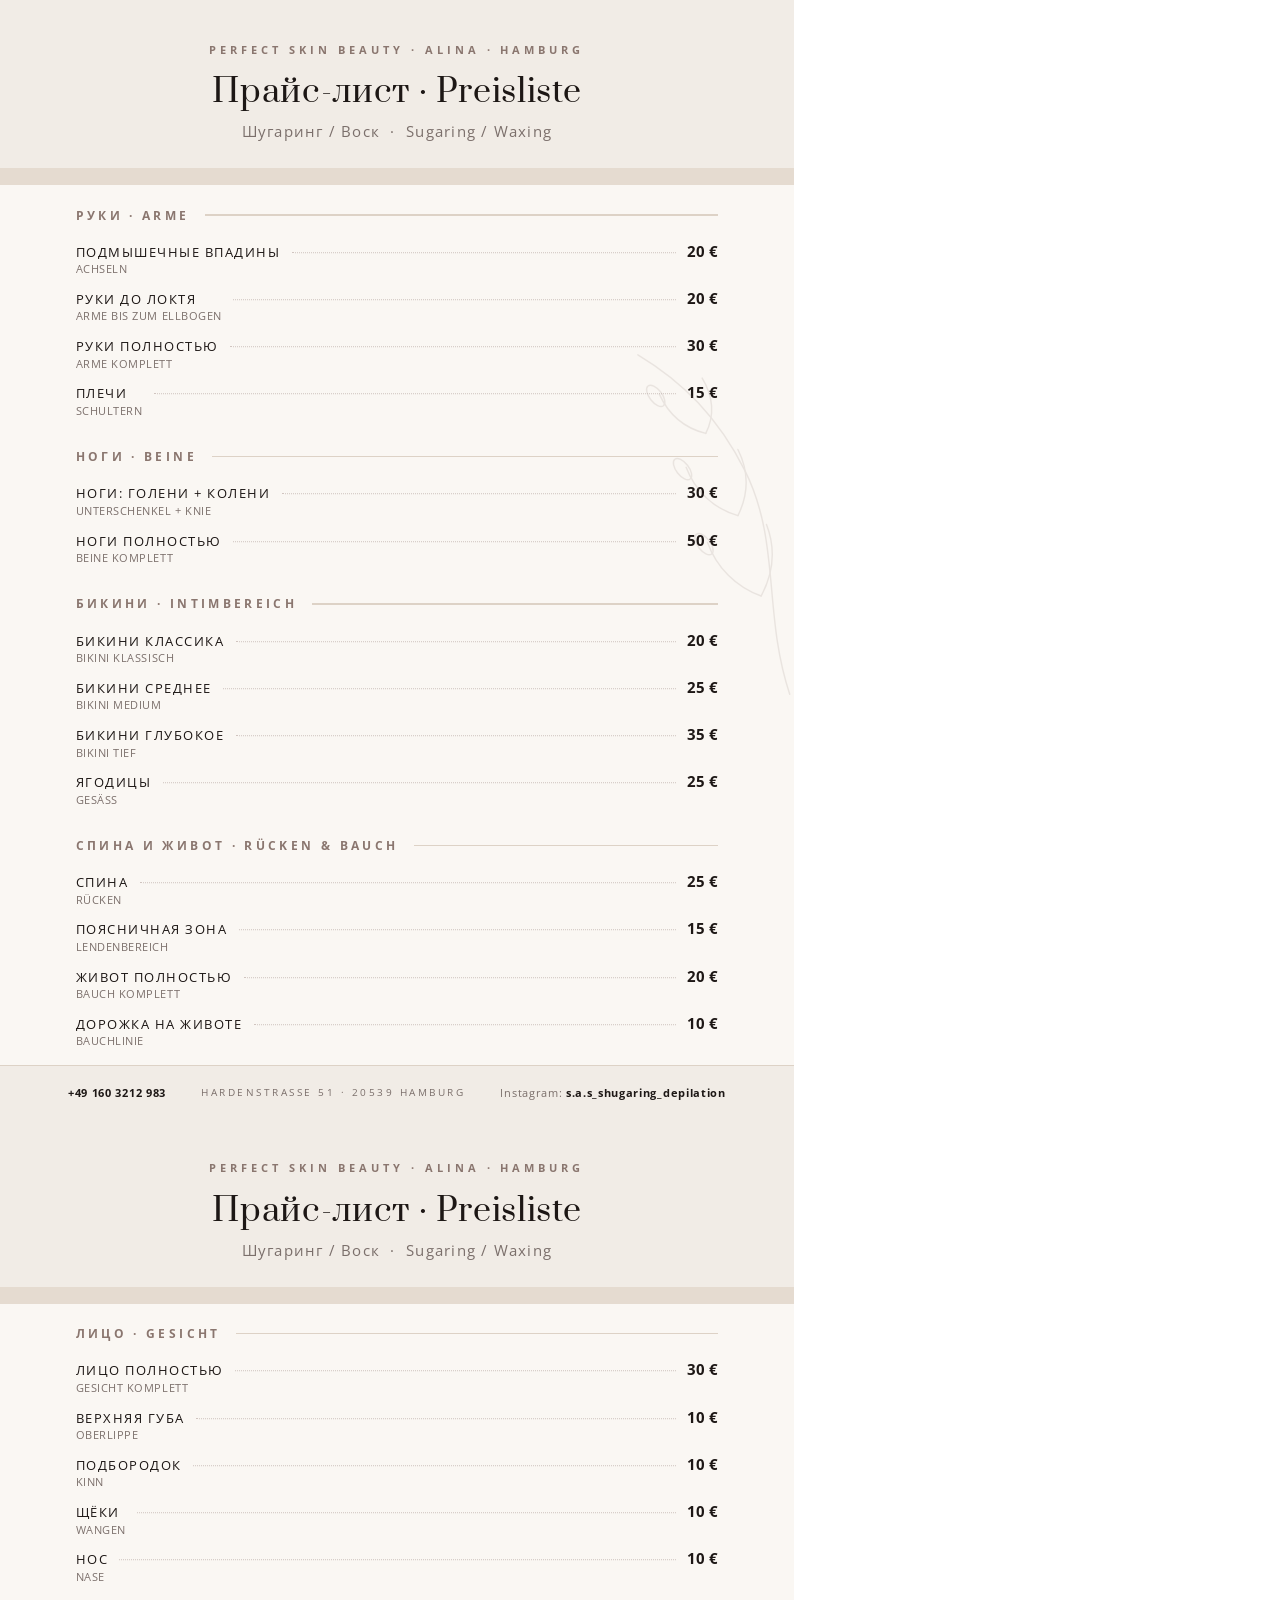
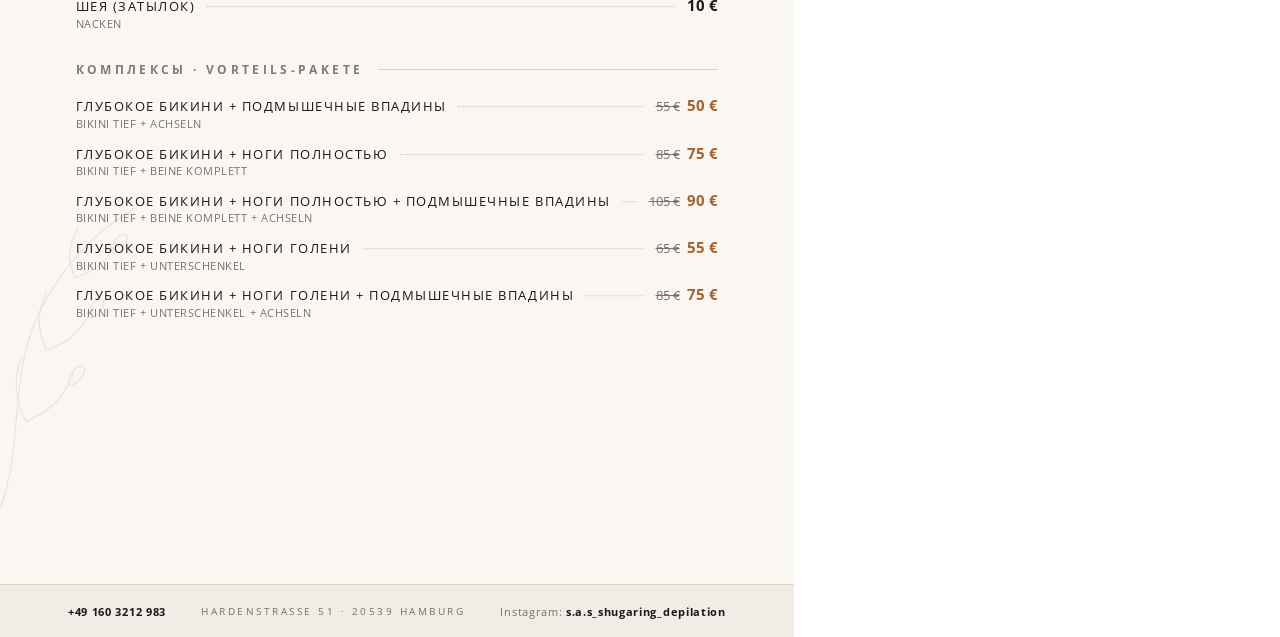
<file: pricelists/preisliste-depilation.html>
<!DOCTYPE html>
<html lang="ru">
<head>
<meta charset="UTF-8">
<title>Preisliste — Depilation | Perfect Skin Beauty</title>
<style>
  /* Titel-Serif mit Kyrillisch */
  @font-face { font-family: "Prata"; src: url("../assets/fonts/Prata-400-cyrillic.woff2") format("woff2"); font-weight: 400;
    unicode-range: U+0301, U+0400-045F, U+0490-0491, U+04B0-04B1, U+2116; }
  @font-face { font-family: "Prata"; src: url("../assets/fonts/Prata-400-latin.woff2") format("woff2"); font-weight: 400;
    unicode-range: U+0000-00FF, U+0131, U+0152-0153, U+2013-2014, U+2018-201A, U+201C-201E, U+20AC; }
  /* Text-Sans mit Kyrillisch */
  @font-face { font-family: "Open Sans"; src: url("../assets/fonts/OpenSans-400-cyrillic.woff2") format("woff2"); font-weight: 400;
    unicode-range: U+0301, U+0400-045F, U+0490-0491, U+04B0-04B1, U+2116; }
  @font-face { font-family: "Open Sans"; src: url("../assets/fonts/OpenSans-400-latin.woff2") format("woff2"); font-weight: 400;
    unicode-range: U+0000-00FF, U+0131, U+0152-0153, U+2013-2014, U+2018-201A, U+201C-201E, U+20AC; }
  @font-face { font-family: "Open Sans"; src: url("../assets/fonts/OpenSans-700-cyrillic.woff2") format("woff2"); font-weight: 700;
    unicode-range: U+0301, U+0400-045F, U+0490-0491, U+04B0-04B1, U+2116; }
  @font-face { font-family: "Open Sans"; src: url("../assets/fonts/OpenSans-700-latin.woff2") format("woff2"); font-weight: 700;
    unicode-range: U+0000-00FF, U+0131, U+0152-0153, U+2013-2014, U+2018-201A, U+201C-201E, U+20AC; }

  :root {
    --cream: #f1ece6; --band: #e5dbd0; --ink: #1d1715; --body: #7b6f6b;
    --taupe: #ae9c96; --taupe-dark: #8a766f; --accent: #a4632e; --line: #ddd2c6;
  }
  * { box-sizing: border-box; margin: 0; padding: 0; }
  @page { size: A4; margin: 0; }
  body { font-family: "Open Sans", "DejaVu Sans", sans-serif; color: var(--ink); }

  .page {
    width: 210mm; height: 296mm;
    position: relative;
    background: #faf7f3;
    overflow: hidden;
    page-break-after: always;
    display: flex; flex-direction: column;
  }
  .page:last-child { page-break-after: auto; }

  /* Kopf */
  .head { background: var(--cream); border-bottom: 1px solid var(--line); padding: 11mm 18mm 7mm; text-align: center; position: relative; }
  .head::after { content: ""; position: absolute; left: 0; right: 0; bottom: -4.5mm; height: 4.5mm; background: var(--band); }
  .brand { font-size: 8.5pt; font-weight: 700; letter-spacing: .35em; text-transform: uppercase; color: var(--taupe-dark); margin-bottom: 3.5mm; }
  h1 { font-family: "Prata", serif; font-weight: 400; font-size: 24pt; letter-spacing: .02em; }
  .sub { font-size: 11.5pt; color: var(--body); margin-top: 2mm; letter-spacing: .08em; }

  /* Inhalt */
  .content { flex: 1; min-height: 0; overflow: hidden; padding: 10mm 20mm 6mm; position: relative; z-index: 1; }
  .orn { position: absolute; opacity: .14; color: var(--taupe-dark); z-index: 0; }
  .orn--tr { right: -6mm; top: 42mm; width: 52mm; transform: scaleX(-1); }
  .orn--bl { left: -6mm; bottom: 18mm; width: 46mm; }

  .group { margin-bottom: 6.5mm; }
  .group-title {
    font-size: 9pt; font-weight: 700; letter-spacing: .28em; text-transform: uppercase;
    color: var(--taupe-dark); margin-bottom: 3mm; display: flex; align-items: center; gap: 4mm;
  }
  .group-title::after { content: ""; flex: 1; height: .35mm; background: var(--line); }

  .row { display: flex; align-items: baseline; gap: 3mm; padding: 1.55mm 0; }
  .name { font-size: 9.5pt; letter-spacing: .12em; text-transform: uppercase; }
  .name small { display: block; font-size: 8pt; color: var(--body); letter-spacing: .05em; margin-top: .4mm; }
  .dots { flex: 1; border-bottom: 1px dotted var(--taupe); transform: translateY(-1mm); opacity: .55; }
  .price { font-size: 11.5pt; font-weight: 700; white-space: nowrap; }
  .price .old { color: var(--body); text-decoration: line-through; font-weight: 400; font-size: 9.5pt; margin-right: 2mm; }
  .price .new { color: var(--accent); }

  /* Fuß */
  .foot {
    background: var(--cream); border-top: 1px solid var(--line);
    padding: 5mm 18mm; display: flex; justify-content: space-between; align-items: center;
    font-size: 8.5pt; color: var(--body); letter-spacing: .06em;
  }
  .foot b { color: var(--ink); font-weight: 700; }
  .foot .mid { letter-spacing: .25em; text-transform: uppercase; font-size: 7.5pt; }
</style>
</head>
<body>

<!-- ===================== SEITE 1: Einzelzonen ===================== -->
<section class="page">
  <header class="head">
    <p class="brand">Perfect Skin Beauty · Alina · Hamburg</p>
    <h1>Прайс-лист · Preisliste</h1>
    <p class="sub">Шугаринг / Воск &nbsp;·&nbsp; Sugaring / Waxing</p>
  </header>

  <div class="content">
    <svg class="orn orn--tr" viewBox="0 0 220 420" fill="none" stroke="currentColor" stroke-width="1.6" stroke-linecap="round">
      <path d="M30 410 C 60 320, 40 240, 80 160 C 110 100, 150 60, 200 30"/>
      <path d="M62 300 C 90 290, 112 268, 122 240"/><path d="M62 300 C 48 274, 46 246, 56 220"/>
      <path d="M88 210 C 116 202, 136 182, 146 156"/><path d="M88 210 C 76 186, 76 160, 88 136"/>
      <path d="M124 118 C 148 112, 166 96, 176 74"/><path d="M124 118 C 114 98, 116 76, 128 56"/>
      <ellipse cx="126" cy="242" rx="7" ry="14" transform="rotate(38 126 242)"/>
      <ellipse cx="150" cy="158" rx="7" ry="14" transform="rotate(38 150 158)"/>
      <ellipse cx="180" cy="76" rx="7" ry="14" transform="rotate(38 180 76)"/>
    </svg>

    <div class="group">
      <p class="group-title">Руки · Arme</p>
      <div class="row"><span class="name">Подмышечные впадины<small>Achseln</small></span><span class="dots"></span><span class="price">20&nbsp;€</span></div>
      <div class="row"><span class="name">Руки до локтя<small>Arme bis zum Ellbogen</small></span><span class="dots"></span><span class="price">20&nbsp;€</span></div>
      <div class="row"><span class="name">Руки полностью<small>Arme komplett</small></span><span class="dots"></span><span class="price">30&nbsp;€</span></div>
      <div class="row"><span class="name">Плечи<small>Schultern</small></span><span class="dots"></span><span class="price">15&nbsp;€</span></div>
    </div>

    <div class="group">
      <p class="group-title">Ноги · Beine</p>
      <div class="row"><span class="name">Ноги: голени + колени<small>Unterschenkel + Knie</small></span><span class="dots"></span><span class="price">30&nbsp;€</span></div>
      <div class="row"><span class="name">Ноги полностью<small>Beine komplett</small></span><span class="dots"></span><span class="price">50&nbsp;€</span></div>
    </div>

    <div class="group">
      <p class="group-title">Бикини · Intimbereich</p>
      <div class="row"><span class="name">Бикини классика<small>Bikini klassisch</small></span><span class="dots"></span><span class="price">20&nbsp;€</span></div>
      <div class="row"><span class="name">Бикини среднее<small>Bikini medium</small></span><span class="dots"></span><span class="price">25&nbsp;€</span></div>
      <div class="row"><span class="name">Бикини глубокое<small>Bikini tief</small></span><span class="dots"></span><span class="price">35&nbsp;€</span></div>
      <div class="row"><span class="name">Ягодицы<small>Gesäß</small></span><span class="dots"></span><span class="price">25&nbsp;€</span></div>
    </div>

    <div class="group">
      <p class="group-title">Спина и живот · Rücken &amp; Bauch</p>
      <div class="row"><span class="name">Спина<small>Rücken</small></span><span class="dots"></span><span class="price">25&nbsp;€</span></div>
      <div class="row"><span class="name">Поясничная зона<small>Lendenbereich</small></span><span class="dots"></span><span class="price">15&nbsp;€</span></div>
      <div class="row"><span class="name">Живот полностью<small>Bauch komplett</small></span><span class="dots"></span><span class="price">20&nbsp;€</span></div>
      <div class="row"><span class="name">Дорожка на животе<small>Bauchlinie</small></span><span class="dots"></span><span class="price">10&nbsp;€</span></div>
    </div>
  </div>

  <footer class="foot">
    <span><b>+49 160 3212 983</b></span>
    <span class="mid">Hardenstraße 51 · 20539 Hamburg</span>
    <span>Instagram: <b>s.a.s_shugaring_depilation</b></span>
  </footer>
</section>

<!-- ===================== SEITE 2: Gesicht + Komplexe ===================== -->
<section class="page">
  <header class="head">
    <p class="brand">Perfect Skin Beauty · Alina · Hamburg</p>
    <h1>Прайс-лист · Preisliste</h1>
    <p class="sub">Шугаринг / Воск &nbsp;·&nbsp; Sugaring / Waxing</p>
  </header>

  <div class="content">
    <svg class="orn orn--bl" viewBox="0 0 220 420" fill="none" stroke="currentColor" stroke-width="1.6" stroke-linecap="round">
      <path d="M30 410 C 60 320, 40 240, 80 160 C 110 100, 150 60, 200 30"/>
      <path d="M62 300 C 90 290, 112 268, 122 240"/><path d="M62 300 C 48 274, 46 246, 56 220"/>
      <path d="M88 210 C 116 202, 136 182, 146 156"/><path d="M88 210 C 76 186, 76 160, 88 136"/>
      <path d="M124 118 C 148 112, 166 96, 176 74"/><path d="M124 118 C 114 98, 116 76, 128 56"/>
      <ellipse cx="126" cy="242" rx="7" ry="14" transform="rotate(38 126 242)"/>
      <ellipse cx="150" cy="158" rx="7" ry="14" transform="rotate(38 150 158)"/>
      <ellipse cx="180" cy="76" rx="7" ry="14" transform="rotate(38 180 76)"/>
    </svg>

    <div class="group">
      <p class="group-title">Лицо · Gesicht</p>
      <div class="row"><span class="name">Лицо полностью<small>Gesicht komplett</small></span><span class="dots"></span><span class="price">30&nbsp;€</span></div>
      <div class="row"><span class="name">Верхняя губа<small>Oberlippe</small></span><span class="dots"></span><span class="price">10&nbsp;€</span></div>
      <div class="row"><span class="name">Подбородок<small>Kinn</small></span><span class="dots"></span><span class="price">10&nbsp;€</span></div>
      <div class="row"><span class="name">Щёки<small>Wangen</small></span><span class="dots"></span><span class="price">10&nbsp;€</span></div>
      <div class="row"><span class="name">Нос<small>Nase</small></span><span class="dots"></span><span class="price">10&nbsp;€</span></div>
      <div class="row"><span class="name">Шея (затылок)<small>Nacken</small></span><span class="dots"></span><span class="price">10&nbsp;€</span></div>
    </div>

    <div class="group">
      <p class="group-title">Комплексы · Vorteils-Pakete</p>
      <div class="row"><span class="name">Глубокое бикини + подмышечные впадины<small>Bikini tief + Achseln</small></span><span class="dots"></span><span class="price"><span class="old">55&nbsp;€</span><span class="new">50&nbsp;€</span></span></div>
      <div class="row"><span class="name">Глубокое бикини + ноги полностью<small>Bikini tief + Beine komplett</small></span><span class="dots"></span><span class="price"><span class="old">85&nbsp;€</span><span class="new">75&nbsp;€</span></span></div>
      <div class="row"><span class="name">Глубокое бикини + ноги полностью + подмышечные впадины<small>Bikini tief + Beine komplett + Achseln</small></span><span class="dots"></span><span class="price"><span class="old">105&nbsp;€</span><span class="new">90&nbsp;€</span></span></div>
      <div class="row"><span class="name">Глубокое бикини + ноги голени<small>Bikini tief + Unterschenkel</small></span><span class="dots"></span><span class="price"><span class="old">65&nbsp;€</span><span class="new">55&nbsp;€</span></span></div>
      <div class="row"><span class="name">Глубокое бикини + ноги голени + подмышечные впадины<small>Bikini tief + Unterschenkel + Achseln</small></span><span class="dots"></span><span class="price"><span class="old">85&nbsp;€</span><span class="new">75&nbsp;€</span></span></div>
    </div>
  </div>

  <footer class="foot">
    <span><b>+49 160 3212 983</b></span>
    <span class="mid">Hardenstraße 51 · 20539 Hamburg</span>
    <span>Instagram: <b>s.a.s_shugaring_depilation</b></span>
  </footer>
</section>

</body>
</html>
</file>
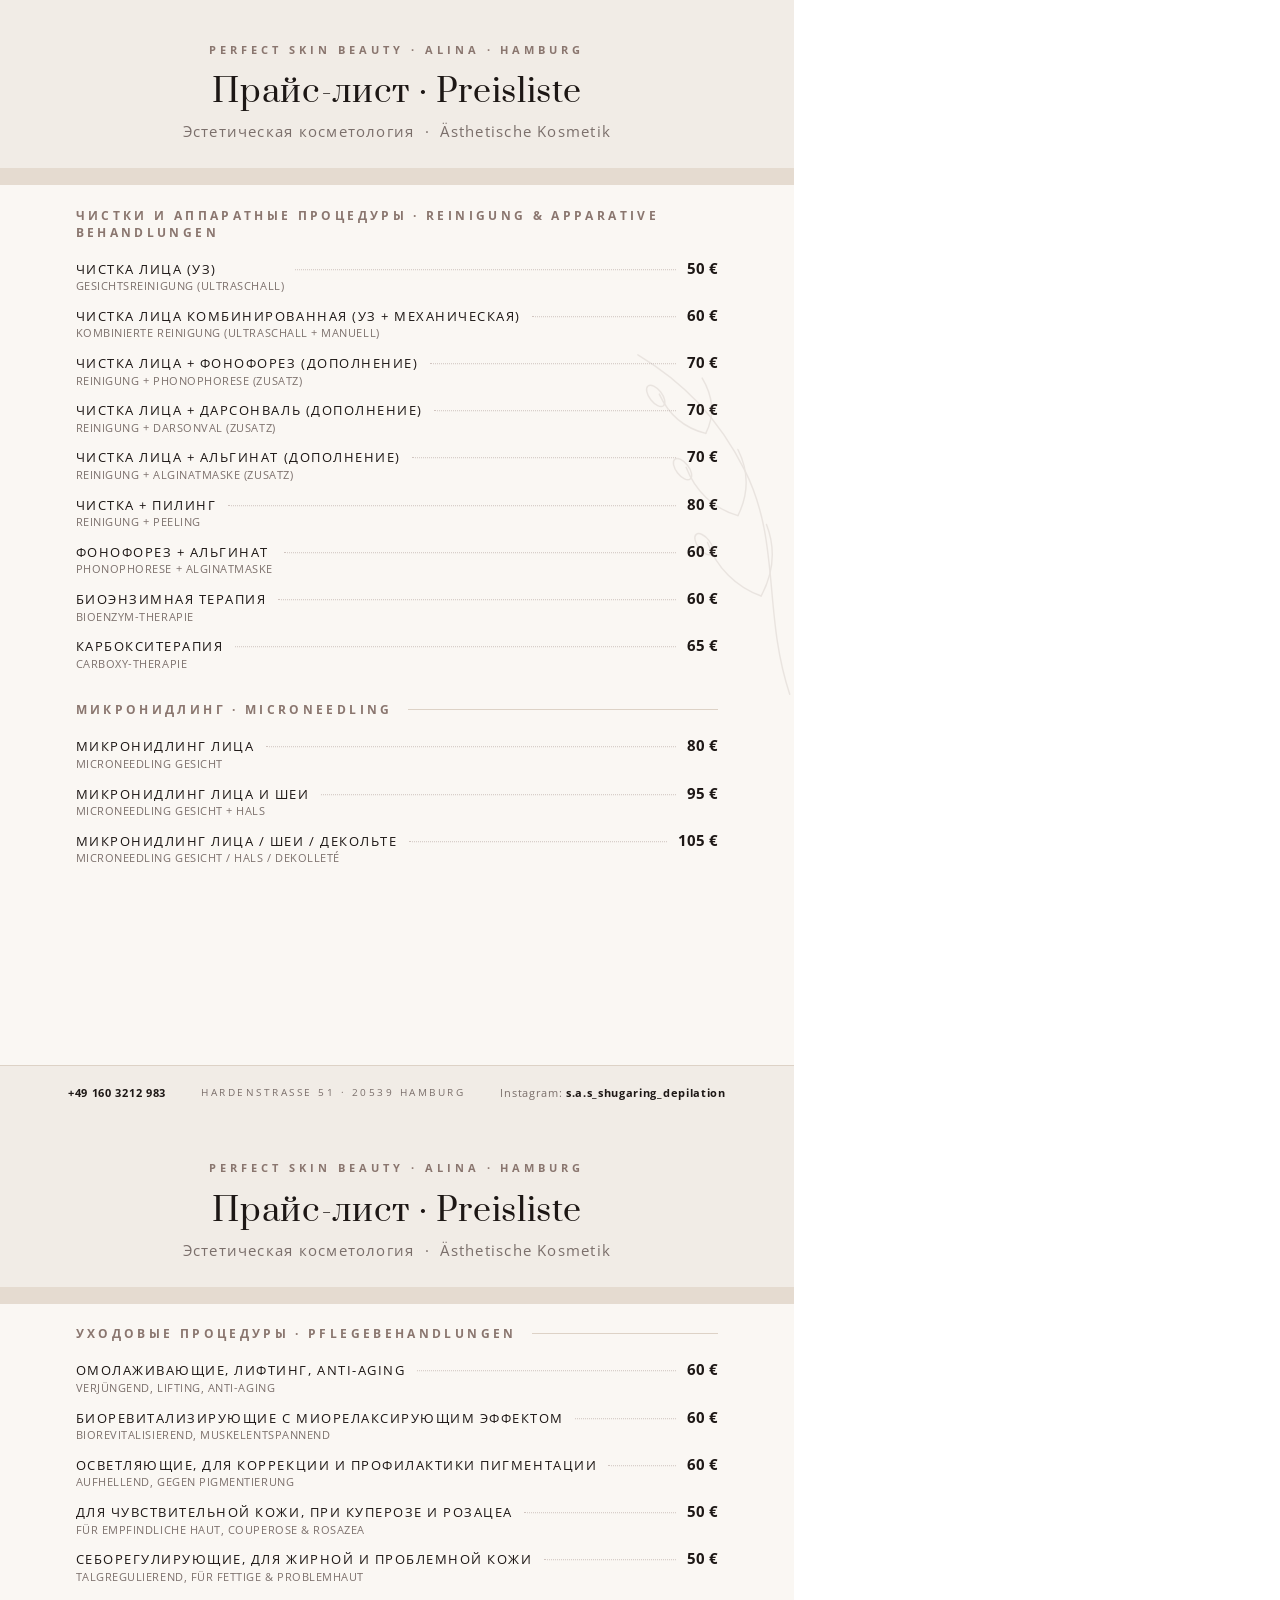
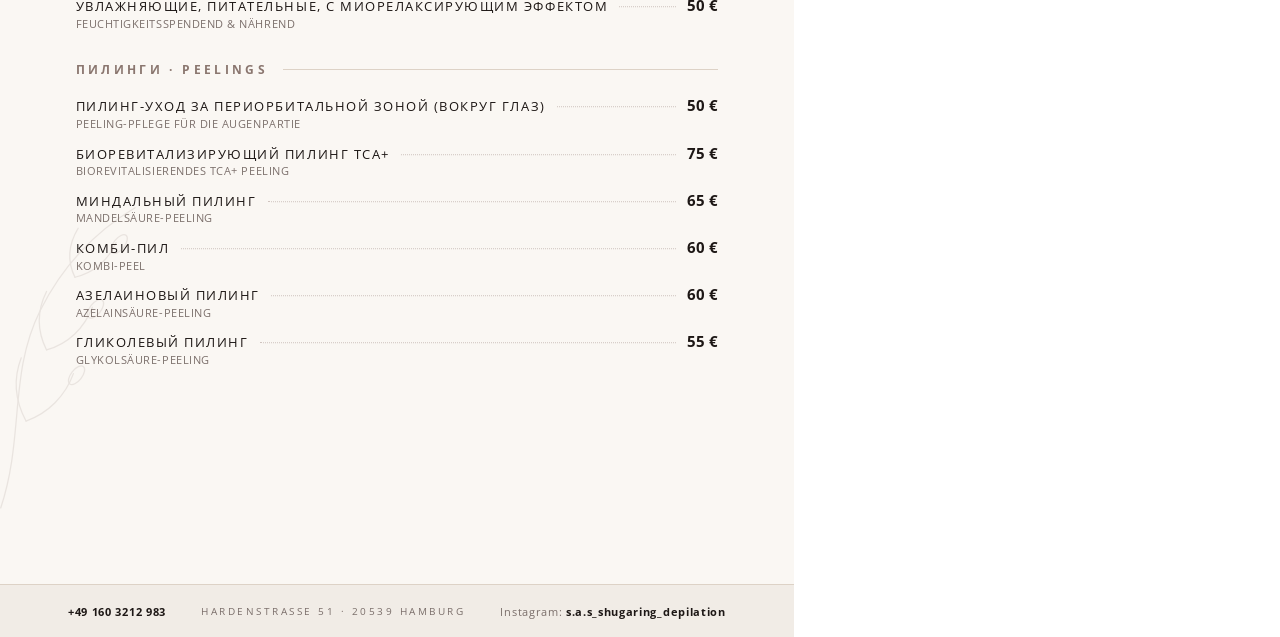
<file: pricelists/preisliste-kosmetologie.html>
<!DOCTYPE html>
<html lang="ru">
<head>
<meta charset="UTF-8">
<title>Preisliste — Kosmetologie | Perfect Skin Beauty</title>
<style>
  /* Titel-Serif mit Kyrillisch */
  @font-face { font-family: "Prata"; src: url("../assets/fonts/Prata-400-cyrillic.woff2") format("woff2"); font-weight: 400;
    unicode-range: U+0301, U+0400-045F, U+0490-0491, U+04B0-04B1, U+2116; }
  @font-face { font-family: "Prata"; src: url("../assets/fonts/Prata-400-latin.woff2") format("woff2"); font-weight: 400;
    unicode-range: U+0000-00FF, U+0131, U+0152-0153, U+2013-2014, U+2018-201A, U+201C-201E, U+20AC; }
  /* Text-Sans mit Kyrillisch */
  @font-face { font-family: "Open Sans"; src: url("../assets/fonts/OpenSans-400-cyrillic.woff2") format("woff2"); font-weight: 400;
    unicode-range: U+0301, U+0400-045F, U+0490-0491, U+04B0-04B1, U+2116; }
  @font-face { font-family: "Open Sans"; src: url("../assets/fonts/OpenSans-400-latin.woff2") format("woff2"); font-weight: 400;
    unicode-range: U+0000-00FF, U+0131, U+0152-0153, U+2013-2014, U+2018-201A, U+201C-201E, U+20AC; }
  @font-face { font-family: "Open Sans"; src: url("../assets/fonts/OpenSans-700-cyrillic.woff2") format("woff2"); font-weight: 700;
    unicode-range: U+0301, U+0400-045F, U+0490-0491, U+04B0-04B1, U+2116; }
  @font-face { font-family: "Open Sans"; src: url("../assets/fonts/OpenSans-700-latin.woff2") format("woff2"); font-weight: 700;
    unicode-range: U+0000-00FF, U+0131, U+0152-0153, U+2013-2014, U+2018-201A, U+201C-201E, U+20AC; }

  :root {
    --cream: #f1ece6; --band: #e5dbd0; --ink: #1d1715; --body: #7b6f6b;
    --taupe: #ae9c96; --taupe-dark: #8a766f; --accent: #a4632e; --line: #ddd2c6;
  }
  * { box-sizing: border-box; margin: 0; padding: 0; }
  @page { size: A4; margin: 0; }
  body { font-family: "Open Sans", "DejaVu Sans", sans-serif; color: var(--ink); }

  .page {
    width: 210mm; height: 296mm;
    position: relative;
    background: #faf7f3;
    overflow: hidden;
    page-break-after: always;
    display: flex; flex-direction: column;
  }
  .page:last-child { page-break-after: auto; }

  /* Kopf */
  .head { background: var(--cream); border-bottom: 1px solid var(--line); padding: 11mm 18mm 7mm; text-align: center; position: relative; }
  .head::after { content: ""; position: absolute; left: 0; right: 0; bottom: -4.5mm; height: 4.5mm; background: var(--band); }
  .brand { font-size: 8.5pt; font-weight: 700; letter-spacing: .35em; text-transform: uppercase; color: var(--taupe-dark); margin-bottom: 3.5mm; }
  h1 { font-family: "Prata", serif; font-weight: 400; font-size: 24pt; letter-spacing: .02em; }
  .sub { font-size: 11.5pt; color: var(--body); margin-top: 2mm; letter-spacing: .08em; }

  /* Inhalt */
  .content { flex: 1; min-height: 0; overflow: hidden; padding: 10mm 20mm 6mm; position: relative; z-index: 1; }
  .orn { position: absolute; opacity: .14; color: var(--taupe-dark); z-index: 0; }
  .orn--tr { right: -6mm; top: 42mm; width: 52mm; transform: scaleX(-1); }
  .orn--bl { left: -6mm; bottom: 18mm; width: 46mm; }

  .group { margin-bottom: 6.5mm; }
  .group-title {
    font-size: 9pt; font-weight: 700; letter-spacing: .28em; text-transform: uppercase;
    color: var(--taupe-dark); margin-bottom: 3mm; display: flex; align-items: center; gap: 4mm;
  }
  .group-title::after { content: ""; flex: 1; height: .35mm; background: var(--line); }

  .row { display: flex; align-items: baseline; gap: 3mm; padding: 1.55mm 0; }
  .name { font-size: 9.5pt; letter-spacing: .12em; text-transform: uppercase; }
  .name small { display: block; font-size: 8pt; color: var(--body); letter-spacing: .05em; margin-top: .4mm; }
  .dots { flex: 1; border-bottom: 1px dotted var(--taupe); transform: translateY(-1mm); opacity: .55; }
  .price { font-size: 11.5pt; font-weight: 700; white-space: nowrap; }
  .price .old { color: var(--body); text-decoration: line-through; font-weight: 400; font-size: 9.5pt; margin-right: 2mm; }
  .price .new { color: var(--accent); }

  /* Fuß */
  .foot {
    background: var(--cream); border-top: 1px solid var(--line);
    padding: 5mm 18mm; display: flex; justify-content: space-between; align-items: center;
    font-size: 8.5pt; color: var(--body); letter-spacing: .06em;
  }
  .foot b { color: var(--ink); font-weight: 700; }
  .foot .mid { letter-spacing: .25em; text-transform: uppercase; font-size: 7.5pt; }
</style>
</head>
<body>

<!-- ============ SEITE 1 ============ -->
<section class="page">
  <header class="head">
    <p class="brand">Perfect Skin Beauty · Alina · Hamburg</p>
    <h1>Прайс-лист · Preisliste</h1>
    <p class="sub">Эстетическая косметология &nbsp;·&nbsp; Ästhetische Kosmetik</p>
  </header>

  <div class="content">
    <svg class="orn orn--tr" viewBox="0 0 220 420" fill="none" stroke="currentColor" stroke-width="1.6" stroke-linecap="round">
      <path d="M30 410 C 60 320, 40 240, 80 160 C 110 100, 150 60, 200 30"/>
      <path d="M62 300 C 90 290, 112 268, 122 240"/><path d="M62 300 C 48 274, 46 246, 56 220"/>
      <path d="M88 210 C 116 202, 136 182, 146 156"/><path d="M88 210 C 76 186, 76 160, 88 136"/>
      <path d="M124 118 C 148 112, 166 96, 176 74"/><path d="M124 118 C 114 98, 116 76, 128 56"/>
      <ellipse cx="126" cy="242" rx="7" ry="14" transform="rotate(38 126 242)"/>
      <ellipse cx="150" cy="158" rx="7" ry="14" transform="rotate(38 150 158)"/>
      <ellipse cx="180" cy="76" rx="7" ry="14" transform="rotate(38 180 76)"/>
    </svg>

    <div class="group">
      <p class="group-title">Чистки и аппаратные процедуры · Reinigung &amp; apparative Behandlungen</p>
      <div class="row"><span class="name">Чистка лица (УЗ)<small>Gesichtsreinigung (Ultraschall)</small></span><span class="dots"></span><span class="price">50&nbsp;€</span></div>
      <div class="row"><span class="name">Чистка лица комбинированная (УЗ + механическая)<small>Kombinierte Reinigung (Ultraschall + manuell)</small></span><span class="dots"></span><span class="price">60&nbsp;€</span></div>
      <div class="row"><span class="name">Чистка лица + фонофорез (дополнение)<small>Reinigung + Phonophorese (Zusatz)</small></span><span class="dots"></span><span class="price">70&nbsp;€</span></div>
      <div class="row"><span class="name">Чистка лица + дарсонваль (дополнение)<small>Reinigung + Darsonval (Zusatz)</small></span><span class="dots"></span><span class="price">70&nbsp;€</span></div>
      <div class="row"><span class="name">Чистка лица + альгинат (дополнение)<small>Reinigung + Alginatmaske (Zusatz)</small></span><span class="dots"></span><span class="price">70&nbsp;€</span></div>
      <div class="row"><span class="name">Чистка + пилинг<small>Reinigung + Peeling</small></span><span class="dots"></span><span class="price">80&nbsp;€</span></div>
      <div class="row"><span class="name">Фонофорез + альгинат<small>Phonophorese + Alginatmaske</small></span><span class="dots"></span><span class="price">60&nbsp;€</span></div>
      <div class="row"><span class="name">Биоэнзимная терапия<small>Bioenzym-Therapie</small></span><span class="dots"></span><span class="price">60&nbsp;€</span></div>
      <div class="row"><span class="name">Карбокситерапия<small>Carboxy-Therapie</small></span><span class="dots"></span><span class="price">65&nbsp;€</span></div>
    </div>

    <div class="group">
      <p class="group-title">Микронидлинг · Microneedling</p>
      <div class="row"><span class="name">Микронидлинг лица<small>Microneedling Gesicht</small></span><span class="dots"></span><span class="price">80&nbsp;€</span></div>
      <div class="row"><span class="name">Микронидлинг лица и шеи<small>Microneedling Gesicht + Hals</small></span><span class="dots"></span><span class="price">95&nbsp;€</span></div>
      <div class="row"><span class="name">Микронидлинг лица / шеи / декольте<small>Microneedling Gesicht / Hals / Dekolleté</small></span><span class="dots"></span><span class="price">105&nbsp;€</span></div>
    </div>

  </div>

  <footer class="foot">
    <span><b>+49 160 3212 983</b></span>
    <span class="mid">Hardenstraße 51 · 20539 Hamburg</span>
    <span>Instagram: <b>s.a.s_shugaring_depilation</b></span>
  </footer>
</section>

<!-- ============ SEITE 2 ============ -->
<section class="page">
  <header class="head">
    <p class="brand">Perfect Skin Beauty · Alina · Hamburg</p>
    <h1>Прайс-лист · Preisliste</h1>
    <p class="sub">Эстетическая косметология &nbsp;·&nbsp; Ästhetische Kosmetik</p>
  </header>

  <div class="content">
    <svg class="orn orn--bl" viewBox="0 0 220 420" fill="none" stroke="currentColor" stroke-width="1.6" stroke-linecap="round">
      <path d="M30 410 C 60 320, 40 240, 80 160 C 110 100, 150 60, 200 30"/>
      <path d="M62 300 C 90 290, 112 268, 122 240"/><path d="M62 300 C 48 274, 46 246, 56 220"/>
      <path d="M88 210 C 116 202, 136 182, 146 156"/><path d="M88 210 C 76 186, 76 160, 88 136"/>
      <path d="M124 118 C 148 112, 166 96, 176 74"/><path d="M124 118 C 114 98, 116 76, 128 56"/>
      <ellipse cx="126" cy="242" rx="7" ry="14" transform="rotate(38 126 242)"/>
      <ellipse cx="150" cy="158" rx="7" ry="14" transform="rotate(38 150 158)"/>
      <ellipse cx="180" cy="76" rx="7" ry="14" transform="rotate(38 180 76)"/>
    </svg>

    <div class="group">
      <p class="group-title">Уходовые процедуры · Pflegebehandlungen</p>
      <div class="row"><span class="name">Омолаживающие, лифтинг, anti-aging<small>Verjüngend, Lifting, Anti-Aging</small></span><span class="dots"></span><span class="price">60&nbsp;€</span></div>
      <div class="row"><span class="name">Биоревитализирующие с миорелаксирующим эффектом<small>Biorevitalisierend, muskelentspannend</small></span><span class="dots"></span><span class="price">60&nbsp;€</span></div>
      <div class="row"><span class="name">Осветляющие, для коррекции и профилактики пигментации<small>Aufhellend, gegen Pigmentierung</small></span><span class="dots"></span><span class="price">60&nbsp;€</span></div>
      <div class="row"><span class="name">Для чувствительной кожи, при куперозе и розацеа<small>Für empfindliche Haut, Couperose &amp; Rosazea</small></span><span class="dots"></span><span class="price">50&nbsp;€</span></div>
      <div class="row"><span class="name">Себорегулирующие, для жирной и проблемной кожи<small>Talgregulierend, für fettige &amp; Problemhaut</small></span><span class="dots"></span><span class="price">50&nbsp;€</span></div>
      <div class="row"><span class="name">Увлажняющие, питательные, с миорелаксирующим эффектом<small>Feuchtigkeitsspendend &amp; nährend</small></span><span class="dots"></span><span class="price">50&nbsp;€</span></div>
    </div>

    <div class="group">
      <p class="group-title">Пилинги · Peelings</p>
      <div class="row"><span class="name">Пилинг-уход за периорбитальной зоной (вокруг глаз)<small>Peeling-Pflege für die Augenpartie</small></span><span class="dots"></span><span class="price">50&nbsp;€</span></div>
      <div class="row"><span class="name">Биоревитализирующий пилинг TCA+<small>Biorevitalisierendes TCA+ Peeling</small></span><span class="dots"></span><span class="price">75&nbsp;€</span></div>
      <div class="row"><span class="name">Миндальный пилинг<small>Mandelsäure-Peeling</small></span><span class="dots"></span><span class="price">65&nbsp;€</span></div>
      <div class="row"><span class="name">Комби-пил<small>Kombi-Peel</small></span><span class="dots"></span><span class="price">60&nbsp;€</span></div>
      <div class="row"><span class="name">Азелаиновый пилинг<small>Azelainsäure-Peeling</small></span><span class="dots"></span><span class="price">60&nbsp;€</span></div>
      <div class="row"><span class="name">Гликолевый пилинг<small>Glykolsäure-Peeling</small></span><span class="dots"></span><span class="price">55&nbsp;€</span></div>
    </div>

  </div>

  <footer class="foot">
    <span><b>+49 160 3212 983</b></span>
    <span class="mid">Hardenstraße 51 · 20539 Hamburg</span>
    <span>Instagram: <b>s.a.s_shugaring_depilation</b></span>
  </footer>
</section>

</body>
</html>
</file>
